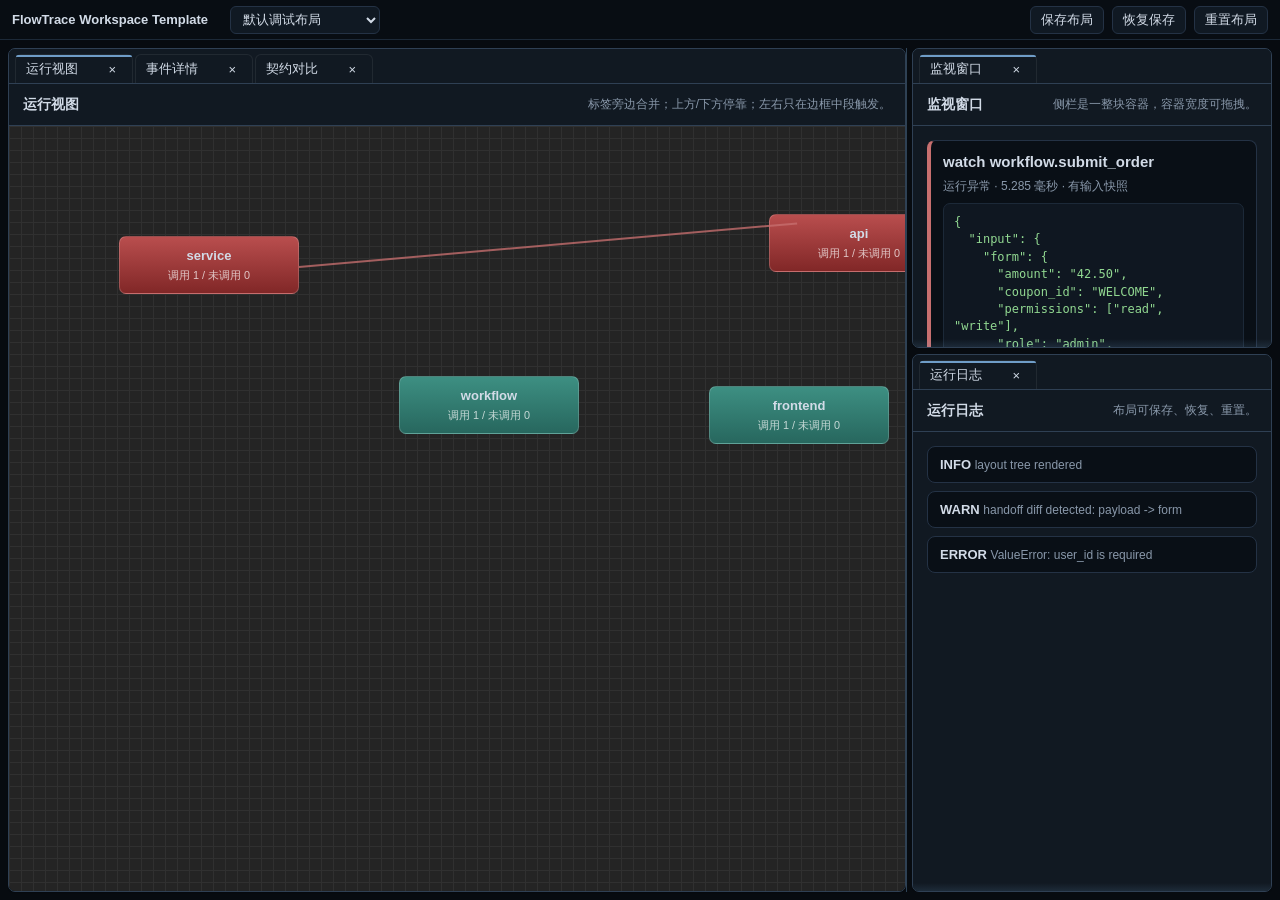
<file: docs/window_view_proposal.html>
<!doctype html>
<html lang="zh-CN">
  <head>
    <meta charset="utf-8" />
    <meta name="viewport" content="width=device-width, initial-scale=1" />
    <title>FlowTrace Workspace Template</title>
    <style>
      :root {
        color-scheme: dark;
        --bg: #070b10;
        --panel: #111922;
        --panel-soft: #172230;
        --panel-deep: #090f16;
        --border: #243245;
        --border-soft: #1c2938;
        --text: #d2dbe7;
        --muted: #8998aa;
        --accent: #6f9dc8;
        --accent-soft: rgba(111, 157, 200, 0.12);
        --danger: #c76f6f;
        --tab: #192536;
        --tab-active: #2a3d51;
        --radius: 8px;
        --gap: 8px;
        --toolbar-h: 40px;
      }

      * {
        box-sizing: border-box;
      }

      html,
      body {
        width: 100%;
        height: 100%;
      }

      body {
        margin: 0;
        overflow: hidden;
        background: var(--bg);
        color: var(--text);
        font-family: Arial, Helvetica, sans-serif;
        font-size: 13px;
      }

      button,
      select {
        font: inherit;
      }

      .workspace-shell {
        width: 100vw;
        height: 100vh;
        min-width: 820px;
        display: grid;
        grid-template-rows: var(--toolbar-h) 1fr;
        background: var(--bg);
      }

      .workspace-toolbar {
        display: flex;
        align-items: center;
        justify-content: space-between;
        gap: 12px;
        padding: 0 12px;
        border-bottom: 1px solid var(--border-soft);
        background: #080d13;
      }

      .toolbar-left,
      .toolbar-right {
        display: flex;
        align-items: center;
        gap: 8px;
        min-width: 0;
      }

      .brand {
        min-width: 210px;
        font-weight: 700;
        color: var(--text);
      }

      .layout-select,
      .toolbar-button {
        height: 28px;
        border: 1px solid var(--border);
        border-radius: 6px;
        background: #101923;
        color: var(--text);
      }

      .layout-select {
        min-width: 150px;
        padding: 0 8px;
      }

      .toolbar-button {
        padding: 0 10px;
        cursor: pointer;
      }

      .toolbar-button:hover {
        border-color: var(--accent);
        background: #142131;
      }

      .workspace-root {
        width: 100%;
        height: 100%;
        min-width: 0;
        min-height: 0;
        padding: var(--gap);
      }

      .workspace-stage {
        width: 100%;
        height: 100%;
        min-width: 0;
        min-height: 0;
        display: flex;
        gap: 6px;
      }

      .center-host,
      .side-container,
      .side-stack-list {
        min-width: 0;
        min-height: 0;
      }

      .center-host {
        flex: 1 1 auto;
        position: relative;
        display: flex;
        min-width: 0;
      }

      .center-host > .tab-stack {
        flex: 1 1 auto;
        min-width: 420px;
        min-height: 260px;
        max-width: 100%;
        max-height: 100%;
      }

      .workspace-stage.single-window .center-host > .tab-stack {
        resize: both;
        flex: 0 0 auto;
        width: min(100%, 980px);
        height: min(100%, 620px);
      }

      .side-container {
        position: relative;
        display: none;
        flex: 0 0 var(--side-width, 340px);
        width: var(--side-width, 340px);
        border: 0;
        border-radius: 0;
        background: transparent;
        overflow: visible;
      }

      .side-container.has-items {
        display: block;
      }

      .side-stack-list {
        display: flex;
        flex-direction: column;
        height: 100%;
        gap: 6px;
        padding: 0;
        overflow: hidden;
      }

      .side-container .tab-stack {
        flex: 0 0 var(--stack-height, 260px);
      }

      .side-container .tab-stack:last-child {
        flex-grow: 1;
      }

      .side-resizer {
        position: absolute;
        top: 0;
        bottom: 0;
        z-index: 20;
        width: 12px;
        cursor: col-resize;
        background: transparent;
      }

      .side-container.left .side-resizer {
        right: -6px;
        border-right: 1px solid rgba(111, 157, 200, 0.38);
      }

      .side-container.right .side-resizer {
        left: -6px;
        border-left: 1px solid rgba(111, 157, 200, 0.38);
      }

      .layout-node {
        width: 100%;
        height: 100%;
        min-width: 0;
        min-height: 0;
      }

      .split-node {
        display: flex;
        gap: var(--gap);
      }

      .split-node.vertical {
        flex-direction: column;
      }

      .split-child {
        min-width: 0;
        min-height: 0;
      }

      .split-divider {
        flex: 0 0 1px;
        background: var(--border-soft);
      }

      .tab-stack {
        position: relative;
        display: grid;
        grid-template-rows: auto 1fr;
        border: 1px solid #2f4054;
        border-radius: 7px;
        background: var(--panel);
        overflow: hidden;
        box-shadow: inset 0 0 0 1px rgba(180, 205, 230, 0.025), 0 1px 1px rgba(0, 0, 0, 0.16);
      }

      .tab-strip {
        min-width: 0;
        min-height: 34px;
        display: flex;
        align-items: end;
        gap: 2px;
        padding: 5px 6px 0;
        overflow: hidden;
        border-bottom: 1px solid #2f4054;
        background: var(--panel);
      }

      .page-tab {
        position: relative;
        min-width: 118px;
        max-width: 220px;
        height: 29px;
        display: flex;
        align-items: center;
        padding: 0 10px;
        border: 1px solid rgba(255, 255, 255, 0.07);
        border-bottom: 0;
        border-radius: 6px 6px 0 0;
        background: var(--panel);
        color: var(--text);
        cursor: grab;
        user-select: none;
      }

      .page-tab.active {
        background: var(--panel);
      }

      .page-tab.active::before {
        content: "";
        position: absolute;
        top: 0;
        left: 0;
        right: 0;
        height: 2px;
        background: var(--accent);
        border-radius: 6px 6px 0 0;
      }

      .page-tab.dragging {
        opacity: 0.55;
      }

      .tab-title {
        overflow: hidden;
        text-overflow: ellipsis;
        white-space: nowrap;
      }

      .tab-close {
        margin-left: auto;
        border: 0;
        background: transparent;
        color: var(--text);
        cursor: pointer;
      }

      .stack-body {
        min-width: 0;
        min-height: 0;
        overflow: hidden;
      }

      .stack-height-resizer {
        position: absolute;
        left: 0;
        right: 0;
        bottom: 0;
        z-index: 16;
        height: 8px;
        cursor: row-resize;
        background: linear-gradient(transparent, rgba(121, 174, 222, 0.12));
      }

      .view-panel {
        width: 100%;
        height: 100%;
        display: grid;
        grid-template-rows: auto 1fr;
        background: var(--panel);
      }

      .view-heading {
        min-height: 42px;
        display: flex;
        align-items: center;
        justify-content: space-between;
        gap: 12px;
        padding: 10px 14px;
        border-bottom: 1px solid #2f4054;
        background: var(--panel);
      }

      .view-heading strong {
        font-size: 14px;
      }

      .view-heading span {
        color: var(--muted);
        font-size: 12px;
      }

      .view-body {
        min-width: 0;
        min-height: 0;
        overflow: auto;
        padding: 14px;
      }

      .canvas-body {
        overflow: hidden;
        padding: 0;
      }

      .graph-canvas {
        position: relative;
        width: 100%;
        height: 100%;
        min-width: 100%;
        min-height: 100%;
        background-color: #242424;
        background-image:
          linear-gradient(#303030 1px, transparent 1px),
          linear-gradient(90deg, #303030 1px, transparent 1px),
          linear-gradient(#1b1b1b 1px, transparent 1px),
          linear-gradient(90deg, #1b1b1b 1px, transparent 1px);
        background-size: 12px 12px, 12px 12px, 96px 96px, 96px 96px;
      }

      .node {
        position: absolute;
        width: 180px;
        height: 58px;
        display: grid;
        place-content: center;
        gap: 6px;
        border: 1px solid rgba(255, 255, 255, 0.18);
        border-radius: 7px;
        background: linear-gradient(#3d8f82, #27675e);
        text-align: center;
      }

      .node.error {
        background: linear-gradient(#b94e4e, #812727);
      }

      .node small {
        color: rgba(255, 255, 255, 0.72);
      }

      .edge {
        position: absolute;
        height: 2px;
        background: var(--danger);
        transform-origin: left center;
        opacity: 0.78;
      }

      .watch-card,
      .data-card,
      .log-line {
        border: 1px solid var(--border);
        border-radius: var(--radius);
        background: var(--panel-deep);
      }

      .watch-card {
        display: grid;
        gap: 8px;
        padding: 12px;
        border-left: 4px solid var(--danger);
      }

      .watch-card strong {
        font-size: 15px;
      }

      .watch-card span,
      .log-line span {
        color: var(--muted);
        font-size: 12px;
      }

      .data-grid {
        display: grid;
        grid-template-columns: repeat(auto-fit, minmax(220px, 1fr));
        gap: 12px;
      }

      .data-card {
        min-height: 220px;
        padding: 12px;
      }

      .data-card h3 {
        margin: 0 0 10px;
        font-size: 13px;
      }

      .code {
        margin: 0;
        min-height: 150px;
        overflow: auto;
        border: 1px solid var(--border-soft);
        border-radius: 7px;
        padding: 10px;
        background: #0f1721;
        color: #91d891;
        font-family: Consolas, monospace;
        font-size: 12px;
        line-height: 1.45;
        white-space: pre-wrap;
      }

      .log-list {
        display: grid;
        gap: 8px;
      }

      .log-line {
        padding: 10px 12px;
      }

      .drop-mask {
        position: absolute;
        inset: 0;
        z-index: 10;
        display: none;
        grid-template:
          "top top top" 20%
          "left center right" 60%
          "bottom bottom bottom" 20% /
          16% 68% 16%;
        gap: 8px;
        pointer-events: none;
      }

      .tab-stack.drag-armed .drop-mask {
        /* 显式停靠提示暂时关闭：保留命中逻辑，但不显示大面积覆盖层。 */
        display: none;
      }

      .drop-target {
        display: grid;
        place-items: center;
        border: 1px dashed rgba(121, 174, 222, 0.58);
        border-radius: 7px;
        background: rgba(121, 174, 222, 0.1);
        color: #bdd8f2;
        font-size: 12px;
      }

      .drop-target[data-drop="left"],
      .drop-target[data-drop="right"] {
        align-self: center;
        height: 60%;
      }

      .drop-target.hot {
        border-style: solid;
        background: rgba(121, 174, 222, 0.18);
      }

      .drop-target[data-drop="top"] { grid-area: top; }
      .drop-target[data-drop="left"] { grid-area: left; }
      .drop-target[data-drop="center"] { grid-area: center; }
      .drop-target[data-drop="right"] { grid-area: right; }
      .drop-target[data-drop="bottom"] { grid-area: bottom; }
    </style>
  </head>
  <body>
    <main class="workspace-shell">
      <header class="workspace-toolbar">
        <div class="toolbar-left">
          <div class="brand">FlowTrace Workspace Template</div>
          <select class="layout-select" data-layout-picker>
            <option value="default">默认调试布局</option>
            <option value="single">单窗口布局</option>
          </select>
        </div>
        <div class="toolbar-right">
          <button class="toolbar-button" data-action="save">保存布局</button>
          <button class="toolbar-button" data-action="load">恢复保存</button>
          <button class="toolbar-button" data-action="reset">重置布局</button>
        </div>
      </header>

      <section class="workspace-root" data-layout-root></section>
    </main>

    <script>
      const STORAGE_KEY = "flowtrace.workspace.template.v2";
      const rootEl = document.querySelector("[data-layout-root]");
      let stackCounter = 100;
      let draggingViewId = "";
      let hotDrop = null;
      let resizeState = null;
      let dragPointerOffsetY = 0;

      const viewRegistry = {
        run: { title: "运行视图", render: renderRunView },
        watch: { title: "监视窗口", render: renderWatchView },
        details: { title: "事件详情", render: renderDetailsView },
        contract: { title: "契约对比", render: renderContractView },
        console: { title: "运行日志", render: renderConsoleView },
      };

      const views = {
        "view-run": { type: "run", title: "运行视图", params: { runId: "latest" } },
        "view-watch": { type: "watch", title: "监视窗口", params: { methodId: "workflow.submit_order" } },
        "view-details": { type: "details", title: "事件详情", params: { edgeId: "workflow->frontend" } },
        "view-contract": { type: "contract", title: "契约对比", params: { edgeId: "workflow->frontend" } },
        "view-console": { type: "console", title: "运行日志", params: { runId: "latest" } },
      };

      function makeStack(viewIds, active = viewIds[0], height = 260) {
        return { type: "tabs", id: createStackId(), active, views: viewIds, height };
      }

      function makeDefaultState() {
        return {
          center: {
            type: "tabs",
            id: "stack-main",
            active: "view-run",
            views: ["view-run", "view-details", "view-contract"],
          },
          sidebars: {
            left: { width: 320, stacks: [] },
            right: { width: 360, stacks: [makeStack(["view-watch"], "view-watch", 300), makeStack(["view-console"], "view-console", 220)] },
          },
        };
      }

      function makeSingleState() {
        return {
          center: {
            type: "tabs",
            id: "stack-main",
            active: "view-run",
            views: Object.keys(views),
          },
          sidebars: {
            left: { width: 320, stacks: [] },
            right: { width: 360, stacks: [] },
          },
        };
      }

      let state = makeDefaultState();

      function clone(value) {
        return JSON.parse(JSON.stringify(value));
      }

      function createStackId() {
        stackCounter += 1;
        return `stack-${stackCounter}`;
      }

      function normalizeNode(node) {
        if (!node) return null;
        if (node.type === "tabs") {
          node.views = node.views.filter((viewId, index) => views[viewId] && node.views.indexOf(viewId) === index);
          if (node.views.length === 0) return null;
          if (!node.views.includes(node.active)) node.active = node.views[0];
          return node;
        }
        node.first = normalizeNode(node.first);
        node.second = normalizeNode(node.second);
        if (!node.first) return node.second;
        if (!node.second) return node.first;
        return node;
      }

      function normalizeState() {
        state.center = normalizeNode(state.center) || makeSingleState().center;
        for (const side of ["left", "right"]) {
          state.sidebars[side].stacks = state.sidebars[side].stacks.map(normalizeNode).filter(Boolean);
          state.sidebars[side].width = clamp(state.sidebars[side].width || 340, 240, 620);
        }
      }

      function renderWorkspace() {
        normalizeState();
        const stage = document.createElement("section");
        stage.className = "workspace-stage";
        if (isSingleWindowState()) {
          stage.classList.add("single-window");
        }
        stage.append(renderSidebar("left"), renderCenter(), renderSidebar("right"));
        rootEl.replaceChildren(stage);
      }

      function isSingleWindowState() {
        const noSidebars = state.sidebars.left.stacks.length === 0 && state.sidebars.right.stacks.length === 0;
        return noSidebars && state.center?.type === "tabs";
      }

      function renderCenter() {
        const host = document.createElement("section");
        host.className = "center-host";
        host.appendChild(renderLayoutNode(state.center, { area: "center" }));
        return host;
      }

      function renderSidebar(side) {
        const data = state.sidebars[side];
        const shell = document.createElement("aside");
        shell.className = `side-container ${side}${data.stacks.length ? " has-items" : ""}`;
        shell.dataset.side = side;
        shell.style.setProperty("--side-width", `${data.width}px`);
        shell.innerHTML = `
          <div class="side-stack-list"></div>
          <div class="side-resizer" data-side-resizer="${side}"></div>`;
        const list = shell.querySelector(".side-stack-list");
        for (const stack of data.stacks) {
          list.appendChild(renderTabStack(stack, { area: "side", side }));
        }
        return shell;
      }

      function renderLayoutNode(node, context) {
        if (node.type === "split") return renderSplitNode(node, context);
        return renderTabStack(node, context);
      }

      function renderSplitNode(node, context) {
        const wrapper = document.createElement("section");
        wrapper.className = `layout-node split-node ${node.direction}`;
        const first = document.createElement("div");
        const second = document.createElement("div");
        const divider = document.createElement("div");
        first.className = "split-child";
        second.className = "split-child";
        divider.className = "split-divider";
        first.style.flex = `${node.ratio} 1 0`;
        second.style.flex = `${1 - node.ratio} 1 0`;
        first.appendChild(renderLayoutNode(node.first, context));
        second.appendChild(renderLayoutNode(node.second, context));
        wrapper.append(first, divider, second);
        return wrapper;
      }

      function renderTabStack(node, context) {
        const stack = document.createElement("section");
        stack.className = "layout-node tab-stack";
        stack.dataset.stackId = node.id;
        stack.dataset.area = context.area;
        if (context.side) stack.dataset.side = context.side;
        if (context.area === "side") stack.style.setProperty("--stack-height", `${node.height || 260}px`);

        const strip = document.createElement("nav");
        strip.className = "tab-strip";
        strip.dataset.stackId = node.id;

        for (const viewId of node.views) {
          strip.appendChild(renderTab(viewId, node.active === viewId));
        }

        const body = document.createElement("div");
        body.className = "stack-body";
        body.appendChild(renderView(node.active));

        const mask = document.createElement("div");
        mask.className = "drop-mask";
        for (const area of ["top", "left", "center", "right", "bottom"]) {
          const target = document.createElement("div");
          target.className = "drop-target";
          target.dataset.drop = area;
          target.textContent = area === "center" ? "合并标签" : `停靠${areaLabel(area)}`;
          mask.appendChild(target);
        }

        stack.append(strip, body, mask);
        if (context.area === "side") {
          const resizer = document.createElement("div");
          resizer.className = "stack-height-resizer";
          resizer.dataset.stackHeightResizer = node.id;
          stack.appendChild(resizer);
        }
        return stack;
      }

      function renderTab(viewId, active) {
        const view = views[viewId];
        const meta = viewRegistry[view.type];
        const tab = document.createElement("div");
        tab.className = `page-tab${active ? " active" : ""}`;
        tab.draggable = true;
        tab.dataset.viewId = viewId;
        tab.innerHTML = `<span class="tab-title">${view.title || meta.title}</span><button class="tab-close" title="关闭">×</button>`;
        return tab;
      }

      function renderView(viewId) {
        const view = views[viewId];
        return viewRegistry[view.type].render(view);
      }

      function panelShell(title, subtitle, options = {}) {
        const panel = document.createElement("article");
        panel.className = `view-panel${options.panelClass ? ` ${options.panelClass}` : ""}`;
        panel.innerHTML = `
          <header class="view-heading">
            <strong>${title}</strong>
            <span>${subtitle}</span>
          </header>
          <div class="view-body${options.bodyClass ? ` ${options.bodyClass}` : ""}"></div>`;
        return panel;
      }

      function renderRunView() {
        const panel = panelShell("运行视图", "标签旁边合并；上方/下方停靠；左右只在边框中段触发。", {
          panelClass: "canvas-view",
          bodyClass: "canvas-body",
        });
        panel.querySelector(".view-body").innerHTML = `
          <div class="graph-canvas">
            <div class="node error" style="left: 110px; top: 110px"><strong>service</strong><small>调用 1 / 未调用 0</small></div>
            <div class="node" style="left: 390px; top: 250px"><strong>workflow</strong><small>调用 1 / 未调用 0</small></div>
            <div class="node" style="left: 700px; top: 260px"><strong>frontend</strong><small>调用 1 / 未调用 0</small></div>
            <div class="node error" style="left: 760px; top: 88px"><strong>api</strong><small>调用 1 / 未调用 0</small></div>
            <div class="edge" style="left: 290px; top: 140px; width: 500px; transform: rotate(-5deg)"></div>
          </div>`;
        return panel;
      }

      function renderWatchView() {
        const panel = panelShell("监视窗口", "侧栏是一整块容器，容器宽度可拖拽。");
        panel.querySelector(".view-body").innerHTML = `
          <article class="watch-card">
            <strong>watch workflow.submit_order</strong>
            <span>运行异常 · 5.285 毫秒 · 有输入快照</span>
            <pre class="code">{
  "input": {
    "form": {
      "amount": "42.50",
      "coupon_id": "WELCOME",
      "permissions": ["read", "write"],
      "role": "admin",
      "user_id": 123
    }
  },
  "output": null,
  "error": "ValueError: user_id is required"
}</pre>
          </article>`;
        return panel;
      }

      function renderDetailsView() {
        const panel = panelShell("事件详情", "同一视图实例只存在一份，被移动时会从原位置移除。");
        panel.querySelector(".view-body").innerHTML = `
          <div class="data-grid">
            <section class="data-card">
              <h3>上级方法输出</h3>
              <pre class="code">{
  "amount": "42.50",
  "role": "admin",
  "permissions": ["read", "write"]
}</pre>
            </section>
            <section class="data-card">
              <h3>下级方法输入</h3>
              <pre class="code">{
  "amount": "42.50",
  "role": "admin",
  "permissions": ["read", "write"]
}</pre>
            </section>
          </div>`;
        return panel;
      }

      function renderContractView() {
        const panel = panelShell("契约对比", "页面在侧栏内宽度跟随容器，高度可拖拽页面底部调整。");
        panel.querySelector(".view-body").innerHTML = `
          <section class="data-card">
            <h3>契约变化</h3>
            <pre class="code">{
  "added_fields": ["amount", "coupon_id"],
  "removed_fields": ["payload"],
  "status": "changed"
}</pre>
          </section>`;
        return panel;
      }

      function renderConsoleView() {
        const panel = panelShell("运行日志", "布局可保存、恢复、重置。");
        panel.querySelector(".view-body").innerHTML = `
          <div class="log-list">
            <div class="log-line"><strong>INFO</strong> <span>layout tree rendered</span></div>
            <div class="log-line"><strong>WARN</strong> <span>handoff diff detected: payload -> form</span></div>
            <div class="log-line"><strong>ERROR</strong> <span>ValueError: user_id is required</span></div>
          </div>`;
        return panel;
      }

      function areaLabel(area) {
        return { top: "上方", bottom: "下方", left: "左侧", right: "右侧", center: "标签区" }[area] || area;
      }

      function clamp(value, min, max) {
        return Math.max(min, Math.min(max, value));
      }

      function findStackInNode(node, stackId) {
        if (!node) return null;
        if (node.type === "tabs" && node.id === stackId) return node;
        if (node.type === "split") return findStackInNode(node.first, stackId) || findStackInNode(node.second, stackId);
        return null;
      }

      function findStack(stackId) {
        const center = findStackInNode(state.center, stackId);
        if (center) return { stack: center, area: "center" };
        for (const side of ["left", "right"]) {
          const index = state.sidebars[side].stacks.findIndex((stack) => stack.id === stackId);
          if (index >= 0) return { stack: state.sidebars[side].stacks[index], area: "side", side, index };
        }
        return null;
      }

      function normalizeNodeAfterRemove(node) {
        if (!node) return null;
        if (node.type === "tabs") {
          node.views = node.views.filter((viewId, index) => views[viewId] && node.views.indexOf(viewId) === index);
          if (node.views.length === 0) return null;
          if (!node.views.includes(node.active)) node.active = node.views[0];
          return node;
        }
        node.first = normalizeNodeAfterRemove(node.first);
        node.second = normalizeNodeAfterRemove(node.second);
        if (!node.first) return node.second;
        if (!node.second) return node.first;
        return node;
      }

      function removeViewFromNode(node, viewId) {
        if (!node) return null;
        if (node.type === "tabs") {
          node.views = node.views.filter((id) => id !== viewId);
          if (node.active === viewId) node.active = node.views[0] || "";
          return normalizeNodeAfterRemove(node);
        }
        node.first = removeViewFromNode(node.first, viewId);
        node.second = removeViewFromNode(node.second, viewId);
        return normalizeNodeAfterRemove(node);
      }

      function removeView(viewId) {
        state.center = removeViewFromNode(state.center, viewId) || makeSingleState().center;
        for (const side of ["left", "right"]) {
          state.sidebars[side].stacks = state.sidebars[side].stacks
            .map((stack) => removeViewFromNode(stack, viewId))
            .filter(Boolean);
        }
      }

      function replaceStack(node, stackId, replacement) {
        if (!node) return null;
        if (node.type === "tabs" && node.id === stackId) return replacement;
        if (node.type === "split") {
          node.first = replaceStack(node.first, stackId, replacement);
          node.second = replaceStack(node.second, stackId, replacement);
        }
        return node;
      }

      function moveToStack(viewId, stackId) {
        const targetInfo = findStack(stackId);
        if (!targetInfo) return;
        if (targetInfo.stack.views.includes(viewId)) {
          targetInfo.stack.active = viewId;
          renderWorkspace();
          return;
        }
        removeView(viewId);
        const nextTarget = findStack(stackId);
        if (!nextTarget) return;
        nextTarget.stack.views.push(viewId);
        nextTarget.stack.active = viewId;
        renderWorkspace();
      }

      function splitCenterStack(viewId, stackId, side) {
        const targetInfo = findStack(stackId);
        if (!targetInfo || targetInfo.area !== "center") return;
        const targetClone = clone(targetInfo.stack);
        targetClone.views = targetClone.views.filter((id) => id !== viewId);
        if (!targetClone.views.includes(targetClone.active)) targetClone.active = targetClone.views[0] || "";
        const newStack = { type: "tabs", id: createStackId(), active: viewId, views: [viewId] };
        const direction = side === "top" || side === "bottom" ? "vertical" : "horizontal";
        const replacement = {
          type: "split",
          direction,
          ratio: 0.5,
          first: side === "top" || side === "left" ? newStack : targetClone,
          second: side === "top" || side === "left" ? targetClone : newStack,
        };
        removeView(viewId);
        state.center = replaceStack(state.center, stackId, replacement);
        renderWorkspace();
      }

      function moveToSidebar(viewId, side) {
        removeView(viewId);
        state.sidebars[side].stacks.push(makeStack([viewId], viewId, 280));
        renderWorkspace();
      }

      function dockInSidebar(viewId, stackId, area) {
        const targetInfo = findStack(stackId);
        if (!targetInfo || targetInfo.area !== "side") return;
        if (area === "center") {
          moveToStack(viewId, stackId);
          return;
        }
        removeView(viewId);
        const stack = makeStack([viewId], viewId, 240);
        const insertAt = area === "top" ? targetInfo.index : targetInfo.index + 1;
        state.sidebars[targetInfo.side].stacks.splice(insertAt, 0, stack);
        renderWorkspace();
      }

      function closeView(viewId) {
        removeView(viewId);
        renderWorkspace();
      }

      function saveLayout() {
        try {
          localStorage.setItem(STORAGE_KEY, JSON.stringify(state));
        } catch {
          console.warn("当前环境无法写入 localStorage。");
        }
      }

      function loadLayout() {
        try {
          const saved = JSON.parse(localStorage.getItem(STORAGE_KEY) || "");
          if (saved) {
            state = saved;
            renderWorkspace();
          }
        } catch {
          console.warn("未找到可恢复布局。");
        }
      }

      function resetLayout(kind = "default") {
        state = kind === "single" ? makeSingleState() : makeDefaultState();
        renderWorkspace();
      }

      function getDropArea(stackEl, event) {
        const rect = stackEl.getBoundingClientRect();
        const strip = stackEl.querySelector(".tab-strip").getBoundingClientRect();
        const px = event.clientX - rect.left;
        const x = px / rect.width;
        const y = (event.clientY - rect.top) / rect.height;
        const draggedTabCenterY = event.clientY - dragPointerOffsetY + 14;

        const tabLikeTarget = event.target.closest(".page-tab") || event.target.closest(".tab-strip");
        if (tabLikeTarget && Math.abs(draggedTabCenterY - (strip.top + strip.height / 2)) <= strip.height * 0.7) return "center";

        if (draggedTabCenterY < strip.top) return "top";
        if (y > 0.84) return "bottom";

        const edgeWidth = 12;
        if (y >= 0.2 && y <= 0.8 && px <= edgeWidth) return "left";
        if (y >= 0.2 && y <= 0.8 && px >= rect.width - edgeWidth) return "right";
        return "center";
      }

      function handleDrop(viewId, stackId, area) {
        const targetInfo = findStack(stackId);
        if (!targetInfo) return;
        if (area === "center") {
          moveToStack(viewId, stackId);
          return;
        }
        if (targetInfo.area === "side") {
          if (area === "top" || area === "bottom") {
            dockInSidebar(viewId, stackId, area);
          } else {
            moveToSidebar(viewId, area);
          }
          return;
        }
        if (area === "left" || area === "right") {
          moveToSidebar(viewId, area);
          return;
        }
        splitCenterStack(viewId, stackId, area);
      }

      function getStageEdgeDrop(event) {
        const stage = rootEl.querySelector(".workspace-stage");
        if (!stage) return "";
        const rect = stage.getBoundingClientRect();
        const x = event.clientX - rect.left;
        const y = event.clientY - rect.top;
        const edgeWidth = 16;
        const inMiddle = y >= rect.height * 0.2 && y <= rect.height * 0.8;
        if (!inMiddle) return "";
        if (x <= edgeWidth) return "left";
        if (x >= rect.width - edgeWidth) return "right";
        return "";
      }

      function startSideResize(side, startX) {
        const container = document.querySelector(`[data-side="${side}"]`);
        const rect = container.getBoundingClientRect();
        resizeState = { type: "side", side, startX, left: rect.left, right: rect.right };
      }

      function startHeightResize(stackId, startY) {
        const info = findStack(stackId);
        if (!info || info.area !== "side") return;
        resizeState = { type: "height", side: info.side, index: info.index, startY, startHeight: info.stack.height || 260 };
      }

      document.addEventListener("click", (event) => {
        const close = event.target.closest(".tab-close");
        if (close) {
          closeView(close.closest("[data-view-id]").dataset.viewId);
          return;
        }

        const tab = event.target.closest("[data-view-id]");
        if (tab) {
          const info = findStack(tab.closest("[data-stack-id]").dataset.stackId);
          info.stack.active = tab.dataset.viewId;
          renderWorkspace();
          return;
        }

        const action = event.target.closest("[data-action]")?.dataset.action;
        if (action === "save") saveLayout();
        if (action === "load") loadLayout();
        if (action === "reset") resetLayout(document.querySelector("[data-layout-picker]").value);
      });

      document.querySelector("[data-layout-picker]").addEventListener("change", (event) => resetLayout(event.target.value));

      document.addEventListener("mousedown", (event) => {
        const sideGrip = event.target.closest("[data-side-resizer]");
        if (sideGrip) {
          startSideResize(sideGrip.dataset.sideResizer, event.clientX);
          event.preventDefault();
          return;
        }
        const heightGrip = event.target.closest("[data-stack-height-resizer]");
        if (heightGrip) {
          startHeightResize(heightGrip.dataset.stackHeightResizer, event.clientY);
          event.preventDefault();
        }
      });

      document.addEventListener("mousemove", (event) => {
        if (!resizeState) return;
        if (resizeState.type === "side") {
          const nextWidth = resizeState.side === "left"
            ? event.clientX - resizeState.left
            : resizeState.right - event.clientX;
          state.sidebars[resizeState.side].width = clamp(nextWidth, 240, 620);
          document.querySelector(`[data-side="${resizeState.side}"]`)?.style.setProperty("--side-width", `${state.sidebars[resizeState.side].width}px`);
        }
        if (resizeState.type === "height") {
          const delta = event.clientY - resizeState.startY;
          const nextHeight = clamp(resizeState.startHeight + delta, 150, 680);
          const stack = state.sidebars[resizeState.side].stacks[resizeState.index];
          stack.height = nextHeight;
          document.querySelector(`[data-stack-id="${stack.id}"]`)?.style.setProperty("--stack-height", `${nextHeight}px`);
        }
      });

      document.addEventListener("mouseup", () => {
        resizeState = null;
      });

      document.addEventListener("dragstart", (event) => {
        const tab = event.target.closest("[data-view-id]");
        if (!tab) return;
        draggingViewId = tab.dataset.viewId;
        dragPointerOffsetY = event.clientY - tab.getBoundingClientRect().top;
        tab.classList.add("dragging");
        event.dataTransfer.effectAllowed = "move";
        event.dataTransfer.setData("text/plain", draggingViewId);
        for (const stack of document.querySelectorAll(".tab-stack")) stack.classList.add("drag-armed");
      });

      document.addEventListener("dragover", (event) => {
        if (!draggingViewId) return;
        const stack = event.target.closest(".tab-stack");
        const sideEdge = getStageEdgeDrop(event);
        if (!stack && !sideEdge) return;
        event.preventDefault();
        if (sideEdge) {
          hotDrop = { stackId: "", area: sideEdge, stageEdge: true };
          return;
        }
        const area = getDropArea(stack, event);
        for (const target of document.querySelectorAll(".drop-target.hot")) target.classList.remove("hot");
        stack.querySelector(`[data-drop="${area}"]`)?.classList.add("hot");
        hotDrop = { stackId: stack.dataset.stackId, area, stageEdge: false };
      });

      document.addEventListener("drop", (event) => {
        if (!draggingViewId || !hotDrop) return;
        event.preventDefault();
        if (hotDrop.stageEdge) {
          moveToSidebar(draggingViewId, hotDrop.area);
        } else {
          handleDrop(draggingViewId, hotDrop.stackId, hotDrop.area);
        }
        draggingViewId = "";
        hotDrop = null;
        for (const stack of document.querySelectorAll(".tab-stack")) stack.classList.remove("drag-armed");
      });

      document.addEventListener("dragend", () => {
        draggingViewId = "";
        dragPointerOffsetY = 0;
        hotDrop = null;
        for (const stack of document.querySelectorAll(".tab-stack")) stack.classList.remove("drag-armed");
        for (const node of document.querySelectorAll(".dragging, .hot")) node.classList.remove("dragging", "hot");
      });

      renderWorkspace();
    </script>
  </body>
</html>
</file>
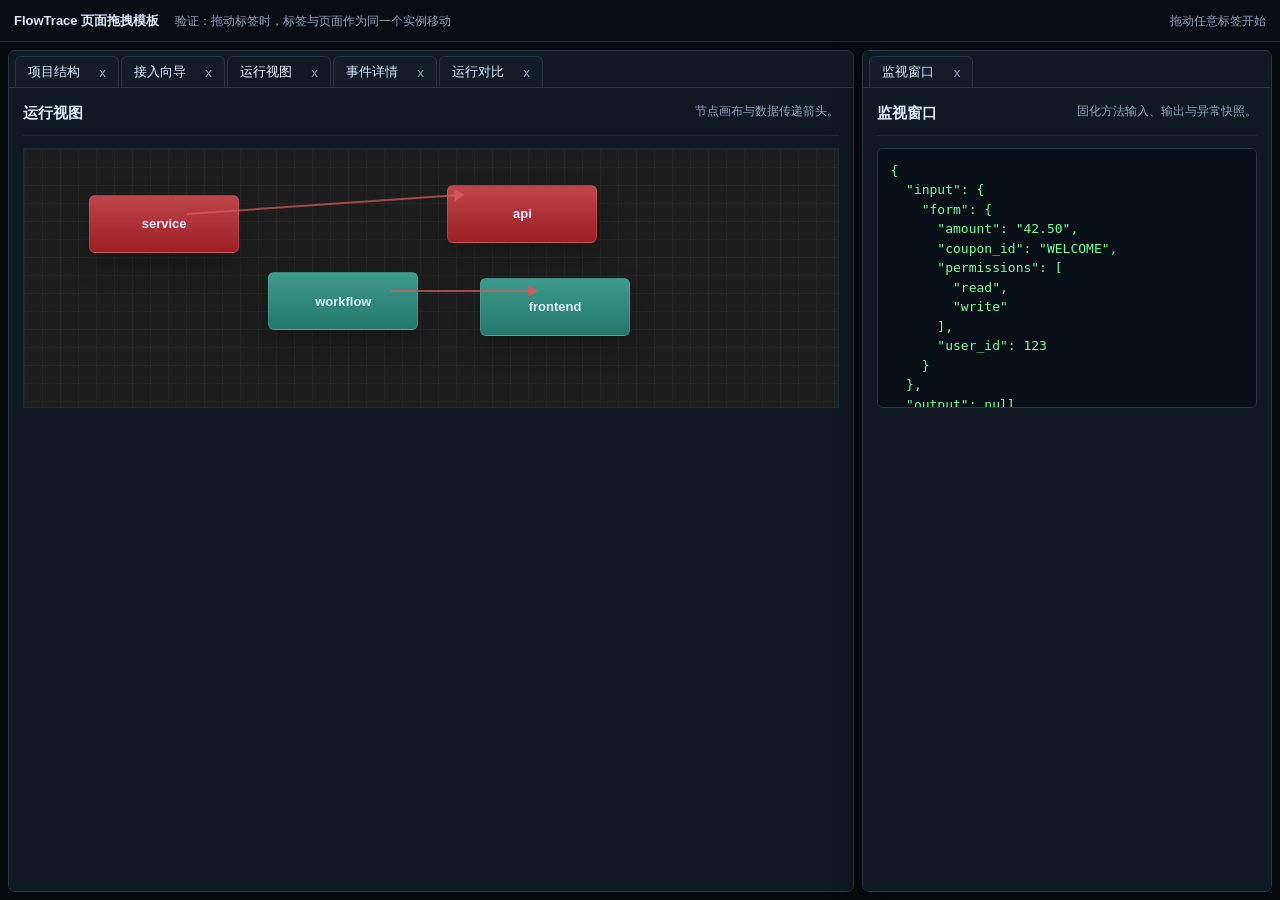
<file: docs/workspace_drag_template.html>
<!doctype html>
<html lang="zh-CN">
<head>
  <meta charset="utf-8">
  <meta name="viewport" content="width=device-width, initial-scale=1">
  <title>FlowTrace 页面拖拽模板</title>
  <style>
    :root {
      --bg: #070b10;
      --panel: #101821;
      --panel-soft: #141d27;
      --panel-hover: #182331;
      --line: #273545;
      --line-soft: #1d2a38;
      --text: #dbe9ff;
      --muted: #8ea3bd;
      --accent: #6ea7d9;
      --accent-soft: rgba(110, 167, 217, 0.22);
      --shadow: rgba(0, 0, 0, 0.36);
      --radius: 7px;
      --tab-height: 32px;
    }

    * {
      box-sizing: border-box;
    }

    html,
    body {
      height: 100%;
      margin: 0;
      overflow: hidden;
      background: var(--bg);
      color: var(--text);
      font: 13px/1.5 "Microsoft YaHei", "Segoe UI", sans-serif;
    }

    body.dragging {
      cursor: grabbing;
      user-select: none;
    }

    .app {
      display: grid;
      grid-template-rows: 42px 1fr;
      height: 100%;
      min-width: 960px;
    }

    .toolbar {
      display: flex;
      align-items: center;
      gap: 16px;
      padding: 0 14px;
      border-bottom: 1px solid var(--line-soft);
      background: #080d13;
    }

    .toolbar-title {
      font-weight: 700;
      letter-spacing: 0;
    }

    .toolbar-note {
      color: var(--muted);
      font-size: 12px;
    }

    .workspace {
      position: relative;
      display: grid;
      grid-template-columns: minmax(0, 1fr);
      grid-template-rows: minmax(0, 1fr);
      gap: 8px;
      padding: 8px;
      overflow: hidden;
    }

    .workspace.has-right {
      grid-template-columns: minmax(0, 1fr) minmax(260px, 32vw);
    }

    .workspace.has-left {
      grid-template-columns: minmax(240px, 26vw) minmax(0, 1fr);
    }

    .workspace.has-bottom {
      grid-template-rows: minmax(0, 1fr) minmax(190px, 28vh);
    }

    .pane {
      min-width: 0;
      min-height: 0;
      display: flex;
      flex-direction: column;
      border: 1px solid var(--line);
      border-radius: var(--radius);
      background: var(--panel);
      overflow: hidden;
      box-shadow: 0 10px 32px var(--shadow);
    }

    .pane[data-zone="left"] {
      grid-column: 1;
      grid-row: 1 / -1;
    }

    .workspace.has-left .pane[data-zone="main"] {
      grid-column: 2;
    }

    .pane[data-zone="main"] {
      grid-column: 1;
      grid-row: 1;
    }

    .pane[data-zone="right"] {
      grid-column: 2;
      grid-row: 1 / -1;
    }

    .pane[data-zone="bottom"] {
      grid-column: 1 / -1;
      grid-row: 2;
    }

    .tab-strip {
      position: relative;
      display: flex;
      align-items: flex-end;
      min-height: var(--tab-height);
      padding: 4px 6px 0;
      gap: 2px;
      border-bottom: 1px solid var(--line);
      background: var(--panel);
      overflow: hidden;
    }

    .tab {
      height: var(--tab-height);
      min-width: 104px;
      max-width: 170px;
      padding: 0 12px;
      border: 1px solid var(--line);
      border-bottom-color: transparent;
      border-radius: 6px 6px 0 0;
      background: var(--panel-soft);
      color: var(--text);
      display: inline-flex;
      align-items: center;
      justify-content: space-between;
      gap: 10px;
      cursor: grab;
      transform: translateY(1px);
    }

    .tab.active {
      background: var(--panel);
      color: #eef6ff;
    }

    .tab:hover {
      background: var(--panel-hover);
    }

    .tab.drag-source {
      opacity: 0.28;
    }

    .tab-close {
      color: var(--muted);
      pointer-events: none;
    }

    .tab-placeholder {
      height: var(--tab-height);
      min-width: 104px;
      border: 1px dashed rgba(110, 167, 217, 0.5);
      border-bottom-color: transparent;
      border-radius: 6px 6px 0 0;
      background: rgba(110, 167, 217, 0.08);
      transform: translateY(1px);
    }

    .pane-body {
      min-height: 0;
      flex: 1;
      padding: 14px;
      overflow: auto;
      background: var(--panel);
    }

    .page-title {
      display: flex;
      justify-content: space-between;
      gap: 16px;
      margin-bottom: 12px;
      border-bottom: 1px solid var(--line-soft);
      padding-bottom: 10px;
    }

    .page-title h2 {
      margin: 0;
      font-size: 15px;
    }

    .page-title span {
      color: var(--muted);
      font-size: 12px;
    }

    .grid-preview {
      height: 100%;
      min-height: 260px;
      border: 1px solid var(--line-soft);
      background:
        linear-gradient(rgba(255,255,255,0.035) 1px, transparent 1px),
        linear-gradient(90deg, rgba(255,255,255,0.035) 1px, transparent 1px),
        #1c1d1c;
      background-size: 18px 18px;
      position: relative;
      overflow: hidden;
    }

    .node {
      position: absolute;
      width: 150px;
      height: 58px;
      border-radius: 6px;
      display: grid;
      place-items: center;
      font-weight: 700;
      border: 1px solid rgba(255,255,255,0.12);
      box-shadow: 0 12px 24px rgba(0,0,0,0.25);
    }

    .node.green {
      background: linear-gradient(#3d9b8b, #24776b);
    }

    .node.red {
      background: linear-gradient(#be4549, #9b1f25);
    }

    .line {
      position: absolute;
      height: 2px;
      background: rgba(210, 92, 96, 0.72);
      transform-origin: left center;
    }

    .line::after {
      content: "";
      position: absolute;
      right: -1px;
      top: -5px;
      width: 0;
      height: 0;
      border-left: 10px solid rgba(210, 92, 96, 0.86);
      border-top: 6px solid transparent;
      border-bottom: 6px solid transparent;
    }

    .dense-list {
      display: grid;
      gap: 8px;
    }

    .dense-item {
      border: 1px solid var(--line);
      border-radius: 6px;
      background: #0c131c;
      padding: 10px 12px;
    }

    .dense-item strong {
      display: block;
      margin-bottom: 3px;
    }

    pre {
      margin: 0;
      padding: 12px;
      border: 1px solid var(--line);
      border-radius: 6px;
      background: #090f16;
      color: #79ffa2;
      overflow: auto;
      max-height: 260px;
    }

    .dock-edge {
      position: absolute;
      z-index: 8;
      pointer-events: none;
      opacity: 0;
      transition: opacity 120ms ease;
      background: var(--accent-soft);
      border: 1px solid rgba(110, 167, 217, 0.34);
      border-radius: 8px;
    }

    .dock-edge.visible {
      opacity: 1;
    }

    .dock-edge.top {
      left: 18%;
      right: 18%;
      top: 10px;
      height: 54px;
    }

    .dock-edge.bottom {
      left: 18%;
      right: 18%;
      bottom: 10px;
      height: 54px;
    }

    .dock-edge.left {
      left: 10px;
      top: 20%;
      bottom: 20%;
      width: 54px;
    }

    .dock-edge.right {
      right: 10px;
      top: 20%;
      bottom: 20%;
      width: 54px;
    }

    .floating-page {
      position: fixed;
      z-index: 30;
      width: 360px;
      max-width: 42vw;
      border: 1px solid rgba(110, 167, 217, 0.48);
      border-radius: 8px;
      background: var(--panel);
      box-shadow: 0 22px 60px rgba(0,0,0,0.45);
      pointer-events: none;
      overflow: hidden;
      transform: translate3d(-9999px, -9999px, 0);
    }

    .floating-tab {
      height: var(--tab-height);
      min-width: 118px;
      max-width: 170px;
      display: inline-flex;
      align-items: center;
      padding: 0 12px;
      border-right: 1px solid var(--line);
      border-bottom: 1px solid var(--line);
      background: var(--panel);
      border-radius: 6px 6px 0 0;
      font-weight: 700;
    }

    .floating-body {
      padding: 12px;
      min-height: 180px;
      background: var(--panel);
    }

    .floating-body .mini-line {
      height: 9px;
      border-radius: 999px;
      background: #233344;
      margin: 9px 0;
    }

    .floating-body .mini-line.short {
      width: 58%;
    }

    .floating-body .mini-line.long {
      width: 88%;
    }

    .status {
      margin-left: auto;
      color: var(--muted);
      font-size: 12px;
    }
  </style>
</head>
<body>
  <div class="app">
    <header class="toolbar">
      <div class="toolbar-title">FlowTrace 页面拖拽模板</div>
      <div class="toolbar-note">验证：拖动标签时，标签与页面作为同一个实例移动</div>
      <div id="status" class="status">拖动任意标签开始</div>
    </header>
    <main id="workspace" class="workspace"></main>
  </div>

  <script>
    const pages = {
      project: { title: "项目结构", hint: "真实接入后读取用户项目结构。", type: "list" },
      onboarding: { title: "接入向导", hint: "选择目标项目、运行记录与配置文件。", type: "list" },
      run: { title: "运行视图", hint: "节点画布与数据传递箭头。", type: "graph" },
      watch: { title: "监视窗口", hint: "固化方法输入、输出与异常快照。", type: "watch" },
      detail: { title: "事件详情", hint: "上级输出与下级输入并列比对。", type: "json" },
      compare: { title: "运行对比", hint: "目标运行与基线运行差异。", type: "list" }
    };

    const state = {
      active: { main: "run", left: null, right: null, bottom: null, top: null },
      zones: {
        main: ["project", "onboarding", "run", "detail", "compare"],
        right: ["watch"],
        left: [],
        bottom: [],
        top: []
      },
      dragging: null
    };

    const workspace = document.getElementById("workspace");
    const status = document.getElementById("status");

    function render() {
      workspace.innerHTML = "";
      workspace.className = "workspace";
      if (state.zones.left.length) workspace.classList.add("has-left");
      if (state.zones.right.length) workspace.classList.add("has-right");
      if (state.zones.bottom.length) workspace.classList.add("has-bottom");

      for (const zone of ["top", "left", "main", "right", "bottom"]) {
        if (zone !== "main" && !state.zones[zone].length) continue;
        workspace.appendChild(renderPane(zone));
      }

      for (const edge of ["top", "right", "bottom", "left"]) {
        const hint = document.createElement("div");
        hint.className = `dock-edge ${edge}`;
        hint.dataset.edge = edge;
        workspace.appendChild(hint);
      }
    }

    function renderPane(zone) {
      const pane = document.createElement("section");
      pane.className = "pane";
      pane.dataset.zone = zone;

      const tabs = document.createElement("div");
      tabs.className = "tab-strip";
      tabs.dataset.zone = zone;
      pane.appendChild(tabs);

      for (const id of state.zones[zone]) {
        const tab = document.createElement("button");
        tab.className = `tab ${state.active[zone] === id ? "active" : ""}`;
        tab.dataset.id = id;
        tab.dataset.zone = zone;
        tab.type = "button";
        tab.innerHTML = `<span>${pages[id].title}</span><span class="tab-close">x</span>`;
        tab.addEventListener("pointerdown", startDrag);
        tab.addEventListener("click", () => {
          state.active[zone] = id;
          render();
        });
        tabs.appendChild(tab);
      }

      tabs.addEventListener("pointermove", updateTabPlaceholder);
      tabs.addEventListener("pointerup", finishDrag);

      const body = document.createElement("div");
      body.className = "pane-body";
      body.dataset.zone = zone;
      body.addEventListener("pointermove", updateDockPreview);
      body.addEventListener("pointerup", finishDrag);
      pane.appendChild(body);

      const activeId = state.active[zone] || state.zones[zone][0];
      if (activeId) {
        state.active[zone] = activeId;
        body.appendChild(renderPage(activeId));
      }

      return pane;
    }

    function renderPage(id) {
      const page = pages[id];
      const wrap = document.createElement("article");
      wrap.className = "page";
      wrap.innerHTML = `
        <div class="page-title">
          <h2>${page.title}</h2>
          <span>${page.hint}</span>
        </div>
      `;

      if (page.type === "graph") {
        const graph = document.createElement("div");
        graph.className = "grid-preview";
        graph.innerHTML = `
          <div class="node red" style="left:8%;top:18%">service</div>
          <div class="node red" style="left:52%;top:14%">api</div>
          <div class="node green" style="left:30%;top:48%">workflow</div>
          <div class="node green" style="left:56%;top:50%">frontend</div>
          <div class="line" style="left:20%;top:25%;width:34%;transform:rotate(-4deg)"></div>
          <div class="line" style="left:45%;top:55%;width:18%;transform:rotate(0deg)"></div>
        `;
        wrap.appendChild(graph);
        return wrap;
      }

      if (page.type === "json" || page.type === "watch") {
        const pre = document.createElement("pre");
        pre.textContent = JSON.stringify({
          input: { form: { amount: "42.50", coupon_id: "WELCOME", permissions: ["read", "write"], user_id: 123 } },
          output: page.type === "watch" ? null : { order_id: "ord_001", status: "validated" },
          error: page.type === "watch" ? "ValueError: user_id is required" : null
        }, null, 2);
        wrap.appendChild(pre);
        return wrap;
      }

      const list = document.createElement("div");
      list.className = "dense-list";
      list.innerHTML = `
        <div class="dense-item"><strong>${page.title}.scan</strong><span>入口候选、模块边界、声明方法。</span></div>
        <div class="dense-item"><strong>${page.title}.trace</strong><span>运行记录、参数快照、异常位置。</span></div>
        <div class="dense-item"><strong>${page.title}.review</strong><span>低密度页面会收敛为更紧凑的信息块。</span></div>
      `;
      wrap.appendChild(list);
      return wrap;
    }

    function startDrag(event) {
      if (event.button !== 0) return;
      const tab = event.currentTarget;
      const id = tab.dataset.id;
      const zone = tab.dataset.zone;
      const rect = tab.getBoundingClientRect();
      const pane = tab.closest(".pane");
      const paneRect = pane.getBoundingClientRect();

      state.dragging = {
        id,
        fromZone: zone,
        pointerId: event.pointerId,
        offsetX: event.clientX - rect.left,
        offsetY: event.clientY - rect.top,
        targetZone: zone,
        insertIndex: state.zones[zone].indexOf(id),
        dock: null,
        rectWidth: rect.width,
        paneWidth: Math.min(420, paneRect.width)
      };

      tab.classList.add("drag-source");
      tab.setPointerCapture(event.pointerId);
      document.body.classList.add("dragging");
      createFloatingPreview(id, rect.width);
      updateFloatingPreview(event);
      createPlaceholder(tab, rect.width);
      status.textContent = `${pages[id].title} 页面正在随标签移动`;
      event.preventDefault();
    }

    function createFloatingPreview(id, tabWidth) {
      removeFloatingPreview();
      const ghost = document.createElement("div");
      ghost.className = "floating-page";
      ghost.innerHTML = `
        <div class="floating-tab" style="width:${Math.max(118, tabWidth)}px">${pages[id].title}</div>
        <div class="floating-body">
          <strong>${pages[id].title}</strong>
          <div class="mini-line long"></div>
          <div class="mini-line"></div>
          <div class="mini-line short"></div>
        </div>
      `;
      document.body.appendChild(ghost);
    }

    function createPlaceholder(tab, width) {
      removePlaceholder();
      const placeholder = document.createElement("div");
      placeholder.className = "tab-placeholder";
      placeholder.style.minWidth = `${width}px`;
      tab.parentElement.insertBefore(placeholder, tab.nextSibling);
    }

    function updateFloatingPreview(event) {
      const ghost = document.querySelector(".floating-page");
      if (!ghost || !state.dragging) return;
      const x = event.clientX - state.dragging.offsetX;
      const y = event.clientY - state.dragging.offsetY;
      ghost.style.transform = `translate3d(${x}px, ${y}px, 0)`;
    }

    function updateTabPlaceholder(event) {
      if (!state.dragging) return;
      updateFloatingPreview(event);
      const strip = event.currentTarget.closest(".tab-strip") || event.currentTarget;
      const zone = strip.dataset.zone;
      const placeholder = document.querySelector(".tab-placeholder");
      if (!placeholder) return;
      state.dragging.targetZone = zone;
      state.dragging.dock = null;
      clearDockHints();

      const tabs = [...strip.querySelectorAll(".tab:not(.drag-source)")];
      let before = null;
      let insertIndex = 0;
      for (const candidate of tabs) {
        const rect = candidate.getBoundingClientRect();
        if (event.clientX < rect.left + rect.width / 2) {
          before = candidate;
          break;
        }
        insertIndex += 1;
      }
      strip.insertBefore(placeholder, before);
      state.dragging.insertIndex = insertIndex;
    }

    function updateDockPreview(event) {
      if (!state.dragging) return;
      updateFloatingPreview(event);
      const pane = event.currentTarget.closest(".pane");
      const rect = pane.getBoundingClientRect();
      const edge = edgeFromPointer(event, rect);
      clearDockHints();
      state.dragging.dock = edge;
      if (edge) {
        workspace.querySelector(`.dock-edge.${edge}`)?.classList.add("visible");
        status.textContent = `${pages[state.dragging.id].title} 释放后停靠到${edgeLabel(edge)}`;
      }
    }

    function edgeFromPointer(event, rect) {
      const x = event.clientX;
      const y = event.clientY;
      const horizontalMiddle = x > rect.left + rect.width * 0.2 && x < rect.right - rect.width * 0.2;
      const verticalMiddle = y > rect.top + rect.height * 0.2 && y < rect.bottom - rect.height * 0.2;
      if (horizontalMiddle && y < rect.top + 54) return "top";
      if (horizontalMiddle && y > Math.min(rect.bottom, window.innerHeight) - 54) return "bottom";
      if (verticalMiddle && x < rect.left + 54) return "left";
      if (verticalMiddle && x > rect.right - 54) return "right";
      return null;
    }

    function finishDrag(event) {
      if (!state.dragging) return;
      updateFloatingPreview(event);
      const drag = state.dragging;
      if (drag.dock) {
        moveToZone(drag.id, drag.dock);
        status.textContent = `${pages[drag.id].title} 已停靠到${edgeLabel(drag.dock)}`;
      } else {
        moveToZone(drag.id, drag.targetZone, drag.insertIndex);
        status.textContent = `${pages[drag.id].title} 已移动到${zoneLabel(drag.targetZone)}标签组`;
      }
      cleanupDrag();
      render();
    }

    function moveToZone(id, zone, index = null) {
      for (const key of Object.keys(state.zones)) {
        state.zones[key] = state.zones[key].filter((item) => item !== id);
        if (state.active[key] === id) state.active[key] = state.zones[key][0] || null;
      }
      const target = state.zones[zone] || state.zones.main;
      const safeIndex = index === null ? target.length : Math.max(0, Math.min(index, target.length));
      target.splice(safeIndex, 0, id);
      state.active[zone] = id;
    }

    function cleanupDrag() {
      document.body.classList.remove("dragging");
      state.dragging = null;
      clearDockHints();
      removeFloatingPreview();
      removePlaceholder();
      document.querySelectorAll(".drag-source").forEach((item) => item.classList.remove("drag-source"));
    }

    function removeFloatingPreview() {
      document.querySelector(".floating-page")?.remove();
    }

    function removePlaceholder() {
      document.querySelector(".tab-placeholder")?.remove();
    }

    function clearDockHints() {
      document.querySelectorAll(".dock-edge.visible").forEach((item) => item.classList.remove("visible"));
    }

    function zoneLabel(zone) {
      return { main: "主区域", left: "左侧区域", right: "右侧区域", bottom: "下方区域", top: "上方区域" }[zone] || "主区域";
    }

    function edgeLabel(edge) {
      return { top: "上方", right: "右侧", bottom: "下方", left: "左侧" }[edge] || "当前区域";
    }

    window.addEventListener("pointermove", (event) => {
      if (!state.dragging) return;
      updateFloatingPreview(event);
    });

    window.addEventListener("pointerup", finishDrag);
    render();
  </script>
</body>
</html>
</file>
